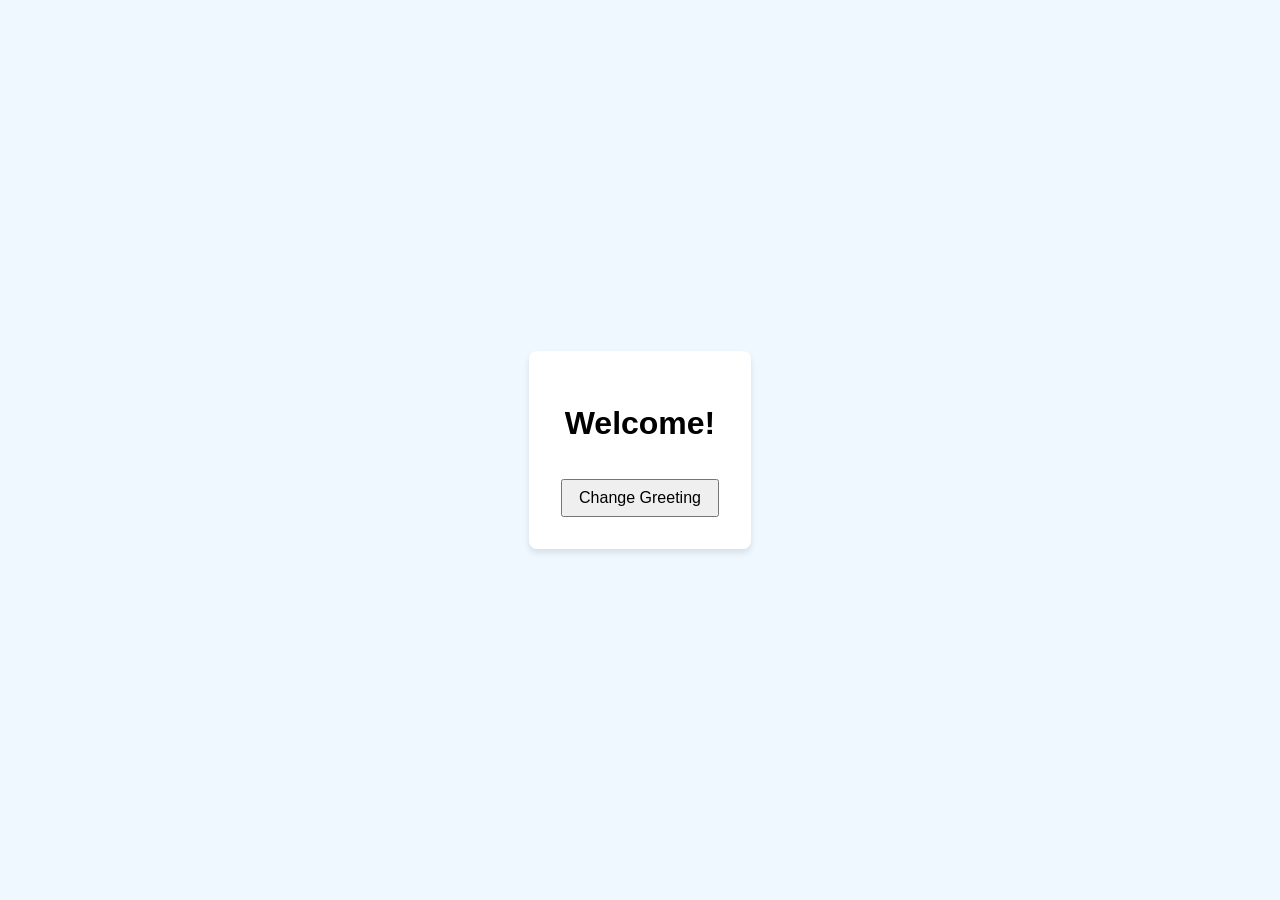
<file: welcome-page/index.html>
<!DOCTYPE html>
<html lang="en">
<head>
    <meta charset="UTF-8" />
    <meta name="viewport" content="width=device-width, initial-scale=1.0" />
    <title>Welcome</title>
    <link rel="stylesheet" href="style.css" />
</head>
<body>
    <div class="container">
        <h1 id="welcome-message">Welcome!</h1>
        <button id="change-btn">Change Greeting</button>
    </div>
    <script src="script.js"></script>
</body>
</html>
</file>
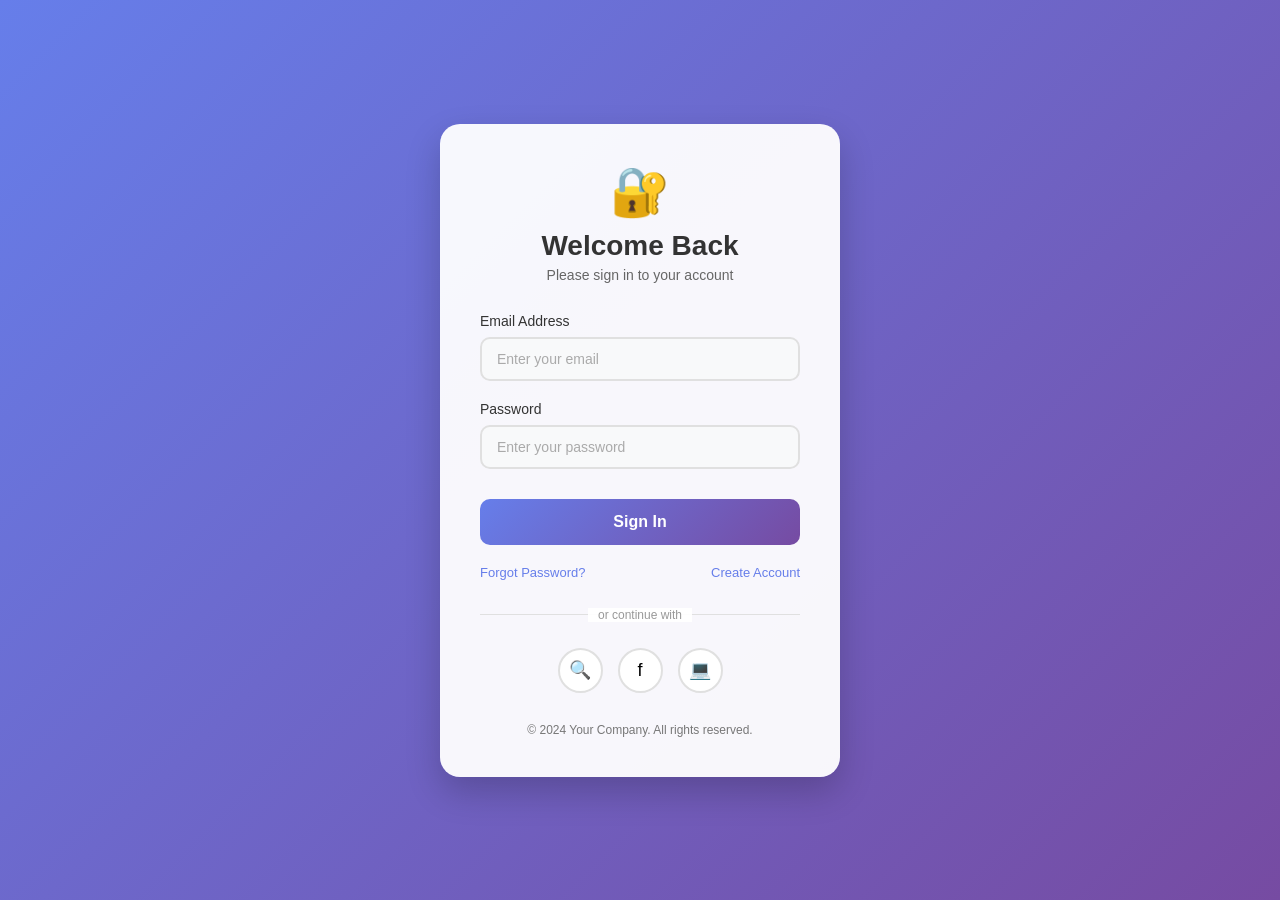
<file: agent_harness/login-screen/index.html>
<!DOCTYPE html>
<html lang="en">
<head>
    <meta charset="UTF-8">
    <meta name="viewport" content="width=device-width, initial-scale=1.0">
    <title>Login - Welcome Back</title>
    <style>
        * {
            margin: 0;
            padding: 0;
            box-sizing: border-box;
        }

        body {
            font-family: 'Segoe UI', Tahoma, Geneva, Verdana, sans-serif;
            background: linear-gradient(135deg, #667eea 0%, #764ba2 100%);
            min-height: 100vh;
            display: flex;
            justify-content: center;
            align-items: center;
            padding: 20px;
        }

        .login-container {
            background: rgba(255, 255, 255, 0.95);
            padding: 40px;
            border-radius: 20px;
            box-shadow: 0 15px 35px rgba(0, 0, 0, 0.2);
            width: 100%;
            max-width: 400px;
            animation: fadeInUp 0.6s ease-out;
        }

        @keyframes fadeInUp {
            from {
                opacity: 0;
                transform: translateY(30px);
            }
            to {
                opacity: 1;
                transform: translateY(0);
            }
        }

        .logo {
            text-align: center;
            margin-bottom: 30px;
        }

        .logo-icon {
            font-size: 48px;
            margin-bottom: 10px;
            animation: float 3s ease-in-out infinite;
        }

        @keyframes float {
            0%, 100% { transform: translateY(0); }
            50% { transform: translateY(-10px); }
        }

        .logo h1 {
            color: #333;
            font-size: 28px;
            font-weight: 600;
        }

        .logo p {
            color: #666;
            font-size: 14px;
            margin-top: 5px;
        }

        .form-group {
            margin-bottom: 20px;
        }

        .form-group label {
            display: block;
            color: #333;
            font-size: 14px;
            font-weight: 500;
            margin-bottom: 8px;
        }

        .form-group input {
            width: 100%;
            padding: 12px 15px;
            border: 2px solid #e0e0e0;
            border-radius: 10px;
            font-size: 14px;
            outline: none;
            transition: all 0.3s ease;
            background: #f8f9fa;
        }

        .form-group input:focus {
            border-color: #667eea;
            background: #fff;
            box-shadow: 0 0 0 4px rgba(102, 126, 234, 0.1);
        }

        .form-group input::placeholder {
            color: #aaa;
        }

        .login-btn {
            width: 100%;
            padding: 14px;
            background: linear-gradient(135deg, #667eea 0%, #764ba2 100%);
            color: white;
            border: none;
            border-radius: 10px;
            font-size: 16px;
            font-weight: 600;
            cursor: pointer;
            transition: all 0.3s ease;
            margin-top: 10px;
        }

        .login-btn:hover {
            transform: translateY(-2px);
            box-shadow: 0 10px 25px rgba(102, 126, 234, 0.4);
        }

        .login-btn:active {
            transform: translateY(0);
        }

        .links {
            display: flex;
            justify-content: space-between;
            margin-top: 20px;
            font-size: 13px;
        }

        .links a {
            color: #667eea;
            text-decoration: none;
            transition: color 0.3s ease;
        }

        .links a:hover {
            color: #764ba2;
            text-decoration: underline;
        }

        .divider {
            margin: 25px 0;
            text-align: center;
            position: relative;
        }

        .divider::before {
            content: '';
            position: absolute;
            top: 50%;
            left: 0;
            right: 0;
            height: 1px;
            background: #e0e0e0;
        }

        .divider span {
            background: rgba(255, 255, 255, 0.95);
            padding: 0 10px;
            color: #999;
            font-size: 12px;
            position: relative;
        }

        .social-login {
            display: flex;
            gap: 15px;
            justify-content: center;
        }

        .social-btn {
            width: 45px;
            height: 45px;
            border-radius: 50%;
            border: 2px solid #e0e0e0;
            background: white;
            cursor: pointer;
            transition: all 0.3s ease;
            display: flex;
            align-items: center;
            justify-content: center;
            font-size: 18px;
        }

        .social-btn:hover {
            border-color: #667eea;
            box-shadow: 0 5px 15px rgba(102, 126, 234, 0.2);
        }

        .footer {
            text-align: center;
            margin-top: 30px;
            color: #777;
            font-size: 12px;
        }

        .footer a {
            color: #667eea;
            text-decoration: none;
        }

        /* Responsive */
        @media (max-width: 480px) {
            .login-container {
                padding: 30px 20px;
            }

            .logo-icon {
                font-size: 40px;
            }

            .logo h1 {
                font-size: 24px;
            }
        }
    </style>
</head>
<body>
    <div class="login-container">
        <div class="logo">
            <div class="logo-icon">🔐</div>
            <h1>Welcome Back</h1>
            <p>Please sign in to your account</p>
        </div>

        <form action="#" method="POST">
            <div class="form-group">
                <label for="email">Email Address</label>
                <input type="email" id="email" name="email" placeholder="Enter your email" required>
            </div>

            <div class="form-group">
                <label for="password">Password</label>
                <input type="password" id="password" name="password" placeholder="Enter your password" required>
            </div>

            <button type="submit" class="login-btn">Sign In</button>

            <div class="links">
                <a href="#">Forgot Password?</a>
                <a href="#">Create Account</a>
            </div>
        </form>

        <div class="divider">
            <span>or continue with</span>
        </div>

        <div class="social-login">
            <button class="social-btn" title="Sign in with Google">🔍</button>
            <button class="social-btn" title="Sign in with Facebook">f</button>
            <button class="social-btn" title="Sign in with GitHub">💻</button>
        </div>

        <div class="footer">
            <p>&copy; 2024 Your Company. All rights reserved.</p>
        </div>
    </div>
</body>
</html>
</file>
<file: welcome-page/style.css>
body {
    font-family: Arial, sans-serif;
    background-color: #f0f8ff;
    margin: 0;
    padding: 0;
    display: flex;
    justify-content: center;
    align-items: center;
    height: 100vh;
}

.container {
    text-align: center;
    background: white;
    padding: 2rem;
    border-radius: 8px;
    box-shadow: 0 4px 6px rgba(0,0,0,0.1);
}

#change-btn {
    margin-top: 1rem;
    padding: 0.5rem 1rem;
    font-size: 1rem;
    cursor: pointer;
}
</file>
